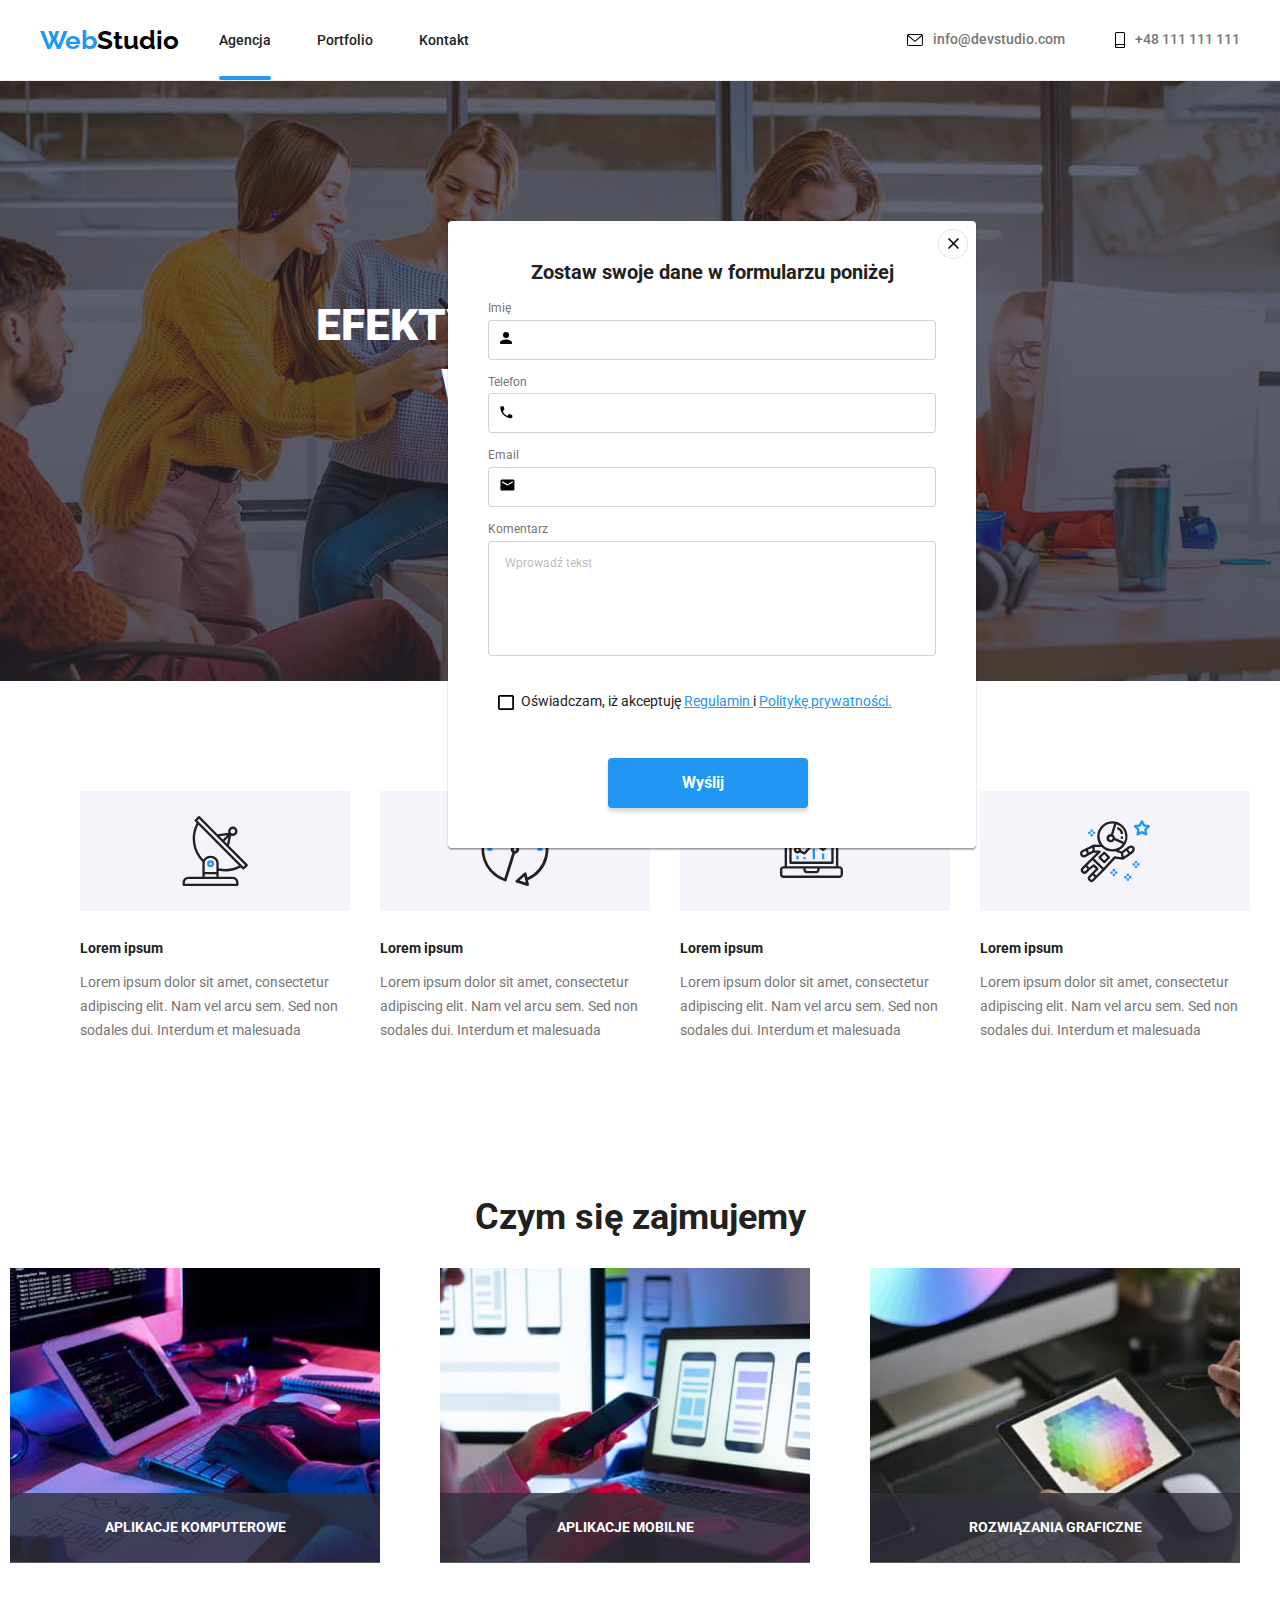
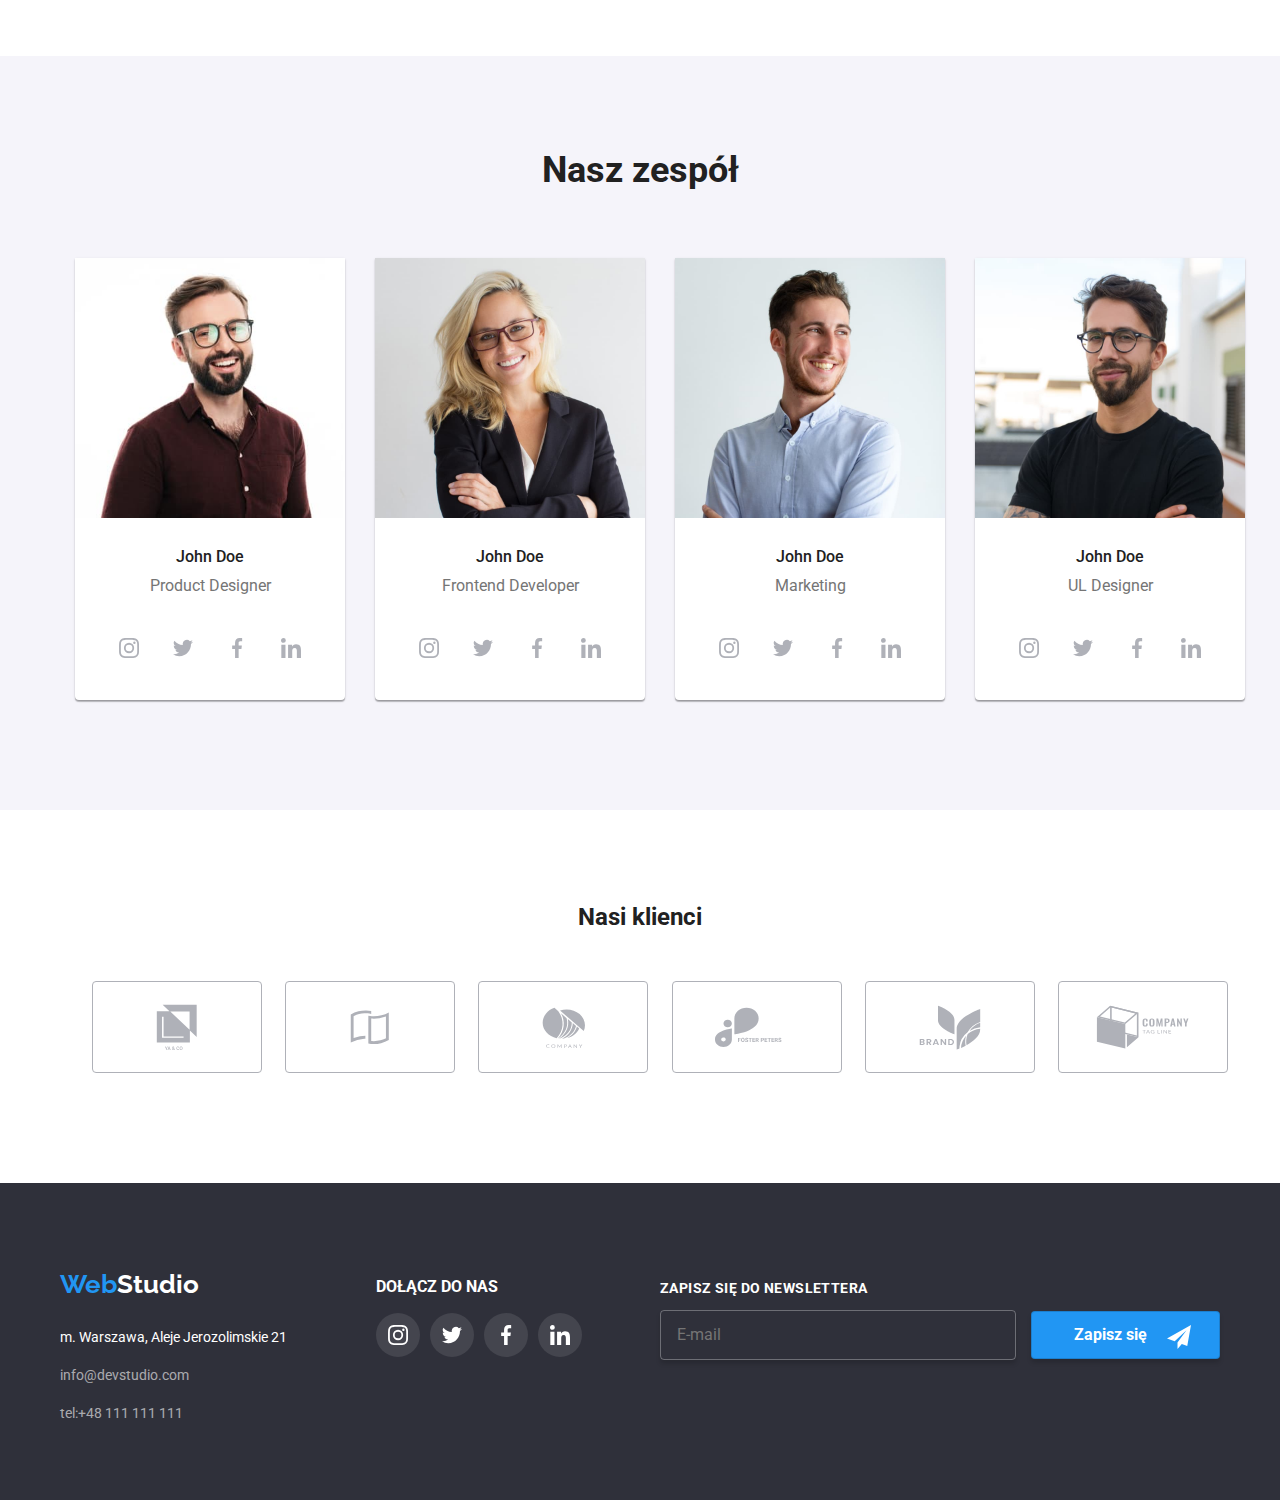
<file: index.html>
<!DOCTYPE html>
<html lang="en">
  <head>
    <link
      rel="stylesheet"
      href="https://cdnjs.cloudflare.com/ajax/libs/modern-normalize/1.0.0/modern-normalize.min.css"
    />
    <link rel="stylesheet" href="./css/main.min.css" />
    <link rel="preconnect" href="https://fonts.googleapis.com" />
    <link rel="preconnect" href="https://fonts.gstatic.com" crossorigin />
    <link
      href="https://fonts.googleapis.com/css2?family=Raleway:wght@700&family=Roboto:wght@400;500;700;900&display=swap"
      rel="stylesheet"
    />

    <title>Zadanie domowe indeks.html</title>
  </head>
  <body>
    <header>
      <div class="container header__parent">
        <a class="logo" href="./index.html"
          ><span class="logo__web">Web</span>Studio</a
        >
        <nav class="navig">
          <ul class="navig__list">
            <li>
              <a class="navig__link agencja" href="./index.html">Agencja</a>
            </li>
            <li>
              <a class="navig__link" href="./portfolio.html">Portfolio</a>
            </li>
            <li>
              <a class="navig__link" href="#Kontakt">Kontakt</a>
            </li>
          </ul>
        </nav>
        <ul class="header__contact-list">
          <li>
            <a class="header__contact-link" href="mailto:info@devstudio.com">
              <svg class="header__contact-icon" width="16" height="12">
                <use href="./Images/icons.svg#icon-envelope"></use>
              </svg>
              info@devstudio.com</a
            >
          </li>
          <li>
            <a class="header__contact-link" href="">
              <svg class="header__contact-icon" width="10" height="16">
                <use href="./Images/icons.svg#icon-smartphone"></use>
              </svg>
              +48 111 111 111</a
            >
          </li>
        </ul>
      </div>
    </header>
    <main>
      <section class="section1">
        <div class="container">
          <h1 class="section1__title">
            EFEKTYWNE ROZWIĄZANIE DLA WASZEGO BIZNESU
          </h1>
          <button class="order__button" type="button" data-modal-open>
            Zamów usługę
          </button>
        </div>
      </section>
      <section class="section">
        <div class="container">
          <ul class="card__set">
            <li class="card__set-list">
              <svg class="card__set-icons" width="70" height="70">
                <use href="./Images/icons.svg#icon-Group"></use>
              </svg>
              <h3 class="card__set-title">Lorem ipsum</h3>
              <p class="card__set-text">
                Lorem ipsum dolor sit amet, consectetur adipiscing elit. Nam vel
                arcu sem. Sed non sodales dui. Interdum et malesuada
              </p>
            </li>
            <li class="card__set-list">
              <svg class="card__set-icons" width="70" height="70">
                <use href="./Images/icons.svg#icon-clock-1"></use>
              </svg>
              <h3 class="card__set-title">Lorem ipsum</h3>
              <p class="card__set-text">
                Lorem ipsum dolor sit amet, consectetur adipiscing elit. Nam vel
                arcu sem. Sed non sodales dui. Interdum et malesuada
              </p>
            </li>
            <li class="card__set-list">
              <svg class="card__set-icons" width="70" height="70">
                <use href="./Images/icons.svg#icon-diagram-1"></use>
              </svg>
              <h3 class="card__set-title">Lorem ipsum</h3>
              <p class="card__set-text">
                Lorem ipsum dolor sit amet, consectetur adipiscing elit. Nam vel
                arcu sem. Sed non sodales dui. Interdum et malesuada
              </p>
            </li>
            <li class="card__set-list">
              <svg class="card__set-icons" width="70" height="70">
                <use href="./Images/icons.svg#icon-astronaut-1"></use>
              </svg>
              <h3 class="card__set-title">Lorem ipsum</h3>
              <p class="card__set-text">
                Lorem ipsum dolor sit amet, consectetur adipiscing elit. Nam vel
                arcu sem. Sed non sodales dui. Interdum et malesuada
              </p>
            </li>
          </ul>
        </div>
      </section>
      <section>
        <div class="container">
          <h2 class="what-we-do" id="Portfolio">Czym się zajmujemy</h2>
          <div class="skills__images">
            <img
              src="./Images/box1.jpg"
              width="370"
              height="294"
              alt="Projektowanie układu strony"
            />
            <div class="discription__img">
              <p class="discription__img-text">APLIKACJE KOMPUTEROWE</p>
            </div>
            <img
              src="./Images/box2.jpg"
              width="370"
              height="294"
              alt="Projektowanie strony tak aby była czytelna w telefonie"
            />
            <div class="discription__img">
              <p class="discription__img-text">APLIKACJE MOBILNE</p>
            </div>
            <img
              src="./Images/box3.jpg"
              width="370"
              height="294"
              alt="Projektowanie graficzne wszystkich widoków strony"
            />
            <div class="discription__img">
              <p class="discription__img-text">ROZWIĄZANIA GRAFICZNE</p>
            </div>
          </div>
        </div>
      </section>
      <section class="section__team section">
        <div class="container">
          <h2 class="team__title" id="Agencja">Nasz zespół</h2>
          <ul class="team__border-list">
            <li class="team__border">
              <figure class="team__figure">
                <img
                  src="./Images/team-prod-designer.jpg"
                  width="270"
                  height="260"
                  alt="John Doe"
                />
                <figcaption class="team__figcaption">
                  <p class="team__employee">John Doe</p>
                  <p class="team__position">Product Designer</p>
                </figcaption>
                <ul class="social__list">
                  <li>
                    <a href="" class="social__list-link">
                      <svg class="social__list-icon" width="20" height="20">
                        <use href="./Images/icons.svg#icon-instagram-2"></use>
                      </svg>
                    </a>
                  </li>
                  <li>
                    <a href="" class="social__list-link">
                      <svg class="social__list-icon" width="20" height="20">
                        <use href="./Images/icons.svg#icon-twitter-1"></use>
                      </svg>
                    </a>
                  </li>
                  <li>
                    <a href="" class="social__list-link">
                      <svg class="social__list-icon" width="20" height="20">
                        <use href="./Images/icons.svg#icon-facebook-1"></use>
                      </svg>
                    </a>
                  </li>
                  <li>
                    <a href="" class="social__list-link">
                      <svg class="social__list-icon" width="20" height="20">
                        <use href="./Images/icons.svg#icon-linkedin-1"></use>
                      </svg>
                    </a>
                  </li>
                </ul>
              </figure>
            </li>
            <li class="team__border">
              <figure class="team__figure">
                <img
                  src="./Images/team-front-developer.jpg"
                  width="270"
                  height="260"
                  alt="John Doe"
                />
                <figcaption class="team__figcaption">
                  <p class="team__employee">John Doe</p>
                  <p class="team__position">Frontend Developer</p>
                </figcaption>
                <ul class="social__list">
                  <li>
                    <a href="" class="social__list-link">
                      <svg class="social__list-icon" width="20" height="20">
                        <use href="./Images/icons.svg#icon-instagram-2"></use>
                      </svg>
                    </a>
                  </li>
                  <li>
                    <a href="" class="social__list-link">
                      <svg class="social__list-icon" width="20" height="20">
                        <use href="./Images/icons.svg#icon-twitter-1"></use>
                      </svg>
                    </a>
                  </li>
                  <li>
                    <a href="" class="social__list-link">
                      <svg class="social__list-icon" width="20" height="20">
                        <use href="./Images/icons.svg#icon-facebook-1"></use>
                      </svg>
                    </a>
                  </li>
                  <li>
                    <a href="" class="social__list-link">
                      <svg class="social__list-icon" width="20" height="20">
                        <use href="./Images/icons.svg#icon-linkedin-1"></use>
                      </svg>
                    </a>
                  </li>
                </ul>
              </figure>
            </li>
            <li class="team__border">
              <figure class="team__figure">
                <img
                  src="./Images/team-marketing.jpg"
                  width="270"
                  height="260"
                  alt="John Doe"
                />
                <figcaption class="team__figcaption">
                  <p class="team__employee">John Doe</p>
                  <p class="team__position">Marketing</p>
                </figcaption>
                <ul class="social__list">
                  <li>
                    <a href="" class="social__list-link">
                      <svg class="social__list-icon" width="20" height="20">
                        <use href="./Images/icons.svg#icon-instagram-2"></use>
                      </svg>
                    </a>
                  </li>
                  <li>
                    <a href="" class="social__list-link">
                      <svg class="social__list-icon" width="20" height="20">
                        <use href="./Images/icons.svg#icon-twitter-1"></use>
                      </svg>
                    </a>
                  </li>
                  <li>
                    <a href="" class="social__list-link">
                      <svg class="social__list-icon" width="20" height="20">
                        <use href="./Images/icons.svg#icon-facebook-1"></use>
                      </svg>
                    </a>
                  </li>
                  <li>
                    <a href="" class="social__list-link">
                      <svg class="social__list-icon" width="20" height="20">
                        <use href="./Images/icons.svg#icon-linkedin-1"></use>
                      </svg>
                    </a>
                  </li>
                </ul>
              </figure>
            </li>

            <li class="team__border">
              <figure class="team__figure">
                <img
                  src="./Images/team-ul-designer.jpg"
                  width="270"
                  height="260"
                  alt="John Doe"
                />
                <figcaption class="team__figcaption">
                  <p class="team__employee">John Doe</p>
                  <p class="team__position">UL Designer</p>
                </figcaption>
                <ul class="social__list">
                  <li>
                    <a href="" class="social__list-link">
                      <svg class="social__list-icon" width="20" height="20">
                        <use href="./Images/icons.svg#icon-instagram-2"></use>
                      </svg>
                    </a>
                  </li>
                  <li>
                    <a href="" class="social__list-link">
                      <svg class="social__list-icon" width="20" height="20">
                        <use href="./Images/icons.svg#icon-twitter-1"></use>
                      </svg>
                    </a>
                  </li>
                  <li>
                    <a href="" class="social__list-link">
                      <svg class="social__list-icon" width="20" height="20">
                        <use href="./Images/icons.svg#icon-facebook-1"></use>
                      </svg>
                    </a>
                  </li>
                  <li>
                    <a href="" class="social__list-link">
                      <svg class="social__list-icon" width="20" height="20">
                        <use href="./Images/icons.svg#icon-linkedin-1"></use>
                      </svg>
                    </a>
                  </li>
                </ul>
              </figure>
            </li>
          </ul>
        </div>
      </section>
      <section class="clients__section">
        <div class="container">
          <h2>Nasi klienci</h2>
          <ul class="clients__section-list">
            <li class="clients__section-icon">
              <svg width="41" height="46.7">
                <use href="./Images/icons.svg#icon-Union"></use>
              </svg>
            </li>
            <li class="clients__section-icon">
              <svg width="40" height="52">
                <use href="./Images/icons.svg#icon-Union-1"></use>
              </svg>
            </li>
            <li class="clients__section-icon">
              <svg width="43.46" height="41.18">
                <use href="./Images/icons.svg#icon-Object"></use>
              </svg>
            </li>
            <li class="clients__section-icon">
              <svg width="84.44" height="40.62">
                <use href="./Images/icons.svg#icon-group-1"></use>
              </svg>
            </li>
            <li class="clients__section-icon">
              <svg width="62.54" height="45.43">
                <use href="./Images/icons.svg#icon-group-2"></use>
              </svg>
            </li>
            <li class="clients__section-icon">
              <svg width="93.79" height="43.93">
                <use href="./Images/icons.svg#icon-Object-1"></use>
              </svg>
            </li>
          </ul>
        </div>
      </section>
    </main>
    <footer class="footer">
      <div class="container footer__parent">
        <div>
          <h3 class="logo" id="Kontakt">
            <span class="logo__web">Web</span
            ><span class="logo__studio">Studio</span>
          </h3>
          <address class="footer__adress">
            <p>m. Warszawa, Aleje Jerozolimskie 21</p>
            <p>
              <a class="footer__contact" href="mailto:info@devstudio.com"
                >info@devstudio.com</a
              >
            </p>
            <p>
              <a class="footer__contact" href="tel:+48111111111"
                >tel:+48 111 111 111</a
              >
            </p>
          </address>
        </div>
        <div class="join-us">
          <h3>DOŁĄCZ DO NAS</h3>
          <ul class="social__icons">
            <li class="social__icons-parent">
              <svg class="social__icons-child">
                <use href="./Images/icons.svg#icon-instagram-2"></use>
              </svg>
            </li>
            <li class="social__icons-parent">
              <svg class="social__icons-child">
                <use href="./Images/icons.svg#icon-twitter-1"></use>
              </svg>
            </li>
            <li class="social__icons-parent">
              <svg class="social__icons-child">
                <use href="./Images/icons.svg#icon-facebook-1"></use>
              </svg>
            </li>
            <li class="social__icons-parent">
              <svg class="social__icons-child">
                <use href="./Images/icons.svg#icon-linkedin-1"></use>
              </svg>
            </li>
          </ul>
        </div>

        <div class="singup">
          <form>
            <label>
              <div class="singup__title">ZAPISZ SIĘ DO NEWSLETTERA</div>
              <input
                class="singup__input"
                type="email"
                name="user-email"
                placeholder="E-mail"
              />
            </label>
            <button class="button__submit" type="submit">
              Zapisz się
              <svg class="icon__send" width="24" height="24">
                <use href="./Images/icons.svg#icon-icon-send"></use>
              </svg>
            </button>
          </form>
        </div>
      </div>
    </footer>
    <div class="modal__backdrop modal__is-hidden" data-modal>
      <div class="modal">
        <button type="buttton" class="button__close" data-modal-close>
          <svg class="icon__close">
            <use href="./Images/icons.svg#icon-Vector"></use>
          </svg>
        </button>
        <strong class="modal__title"
          >Zostaw swoje dane w formularzu poniżej</strong
        >
        <form name="">
          <label class="modal__label">
            <span class="label__title">Imię</span>
            <svg class="modal__icon" width="12" height="12">
              <use href="./Images/icons.svg#icon-Vector-5"></use>
            </svg>
            <input
              class="modal__inputs"
              type="text"
              name="name"
              required
              minlength="4"
            />
          </label>
          <label class="modal__label">
            <span class="label__title">Telefon</span>
            <svg class="modal__icon" width="13" height="13">
              <use href="./Images/icons.svg#icon-Vector-4"></use>
            </svg>
            <input class="modal__inputs" type="tel" name="tel" required />
          </label>
          <label class="modal__label">
            <span class="label__title">Email</span>
            <svg class="modal__icon" width="15" height="12">
              <use href="./Images/icons.svg#icon-Vector-3"></use>
            </svg>
            <input class="modal__inputs" type="email" name="email" required />
          </label>
          <label class="modal__label">
            <span class="label__title">Komentarz</span>
            <textarea
              class="modal__textarea"
              type="text"
              name="comment"
              rows="5"
              placeholder="Wprowadź tekst"
            ></textarea>
          </label>
          <label class="checkbox__group">
            <input
              class="checkbox__input"
              type="checkbox"
              name="checkbox"
              value="consent"
              required
            />
            <span class="checkbox__settings">
              <svg class="checkbox__icon-off" width="16" height="15">
                <use href="./Images/icons.svg#icon-square"></use>
              </svg>
              <svg class="checkbox__icon-on" width="16" height="15">
                <use href="./Images/icons.svg#icon-Vector-1"></use>
              </svg>
            </span>
            <p class="checkbox__statement">
              Oświadczam, iż akceptuję
              <span class="checkbox__link"> Regulamin </span> i
              <span class="checkbox__link"> Politykę prywatności. </span>
            </p>
          </label>
          <button class="modal__button" type="submit">Wyślij</button>
        </form>
      </div>
    </div>
    <script src="./js/modal.js"></script>
  </body>
</html>
</file>
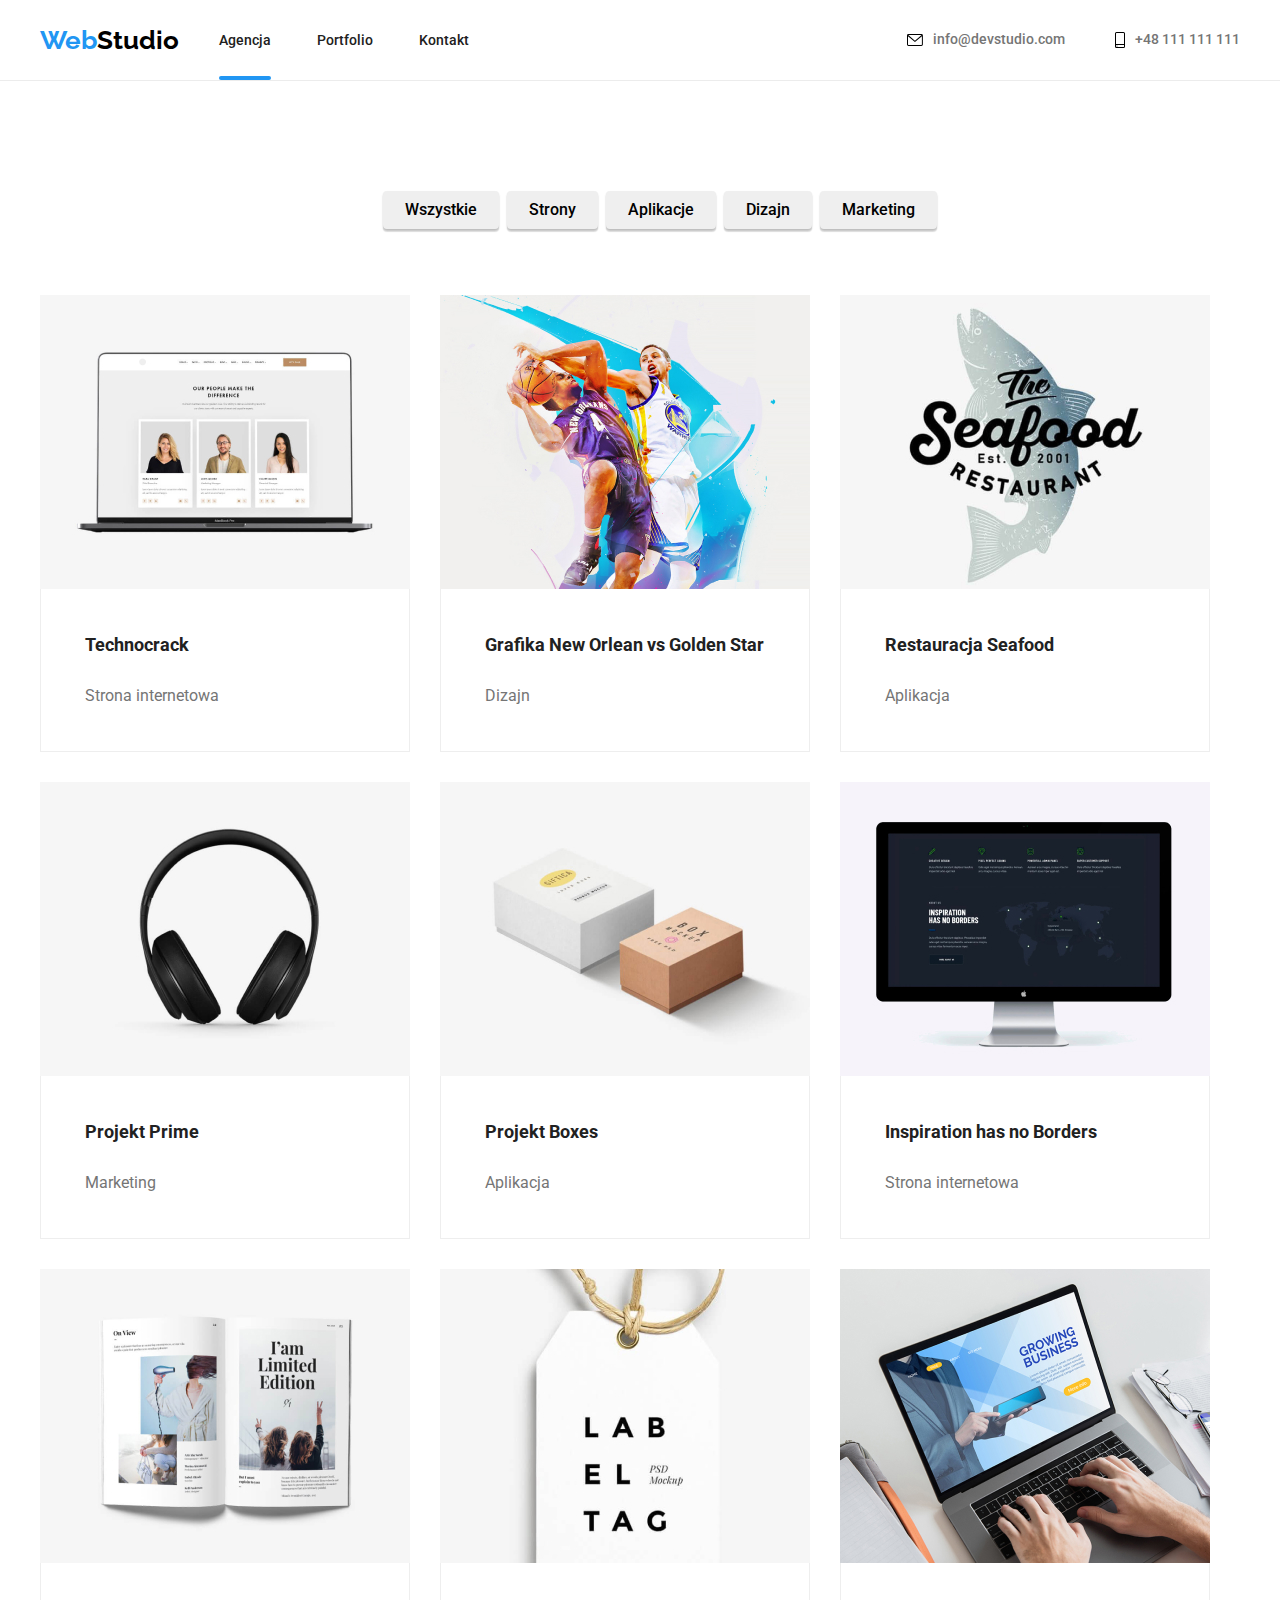
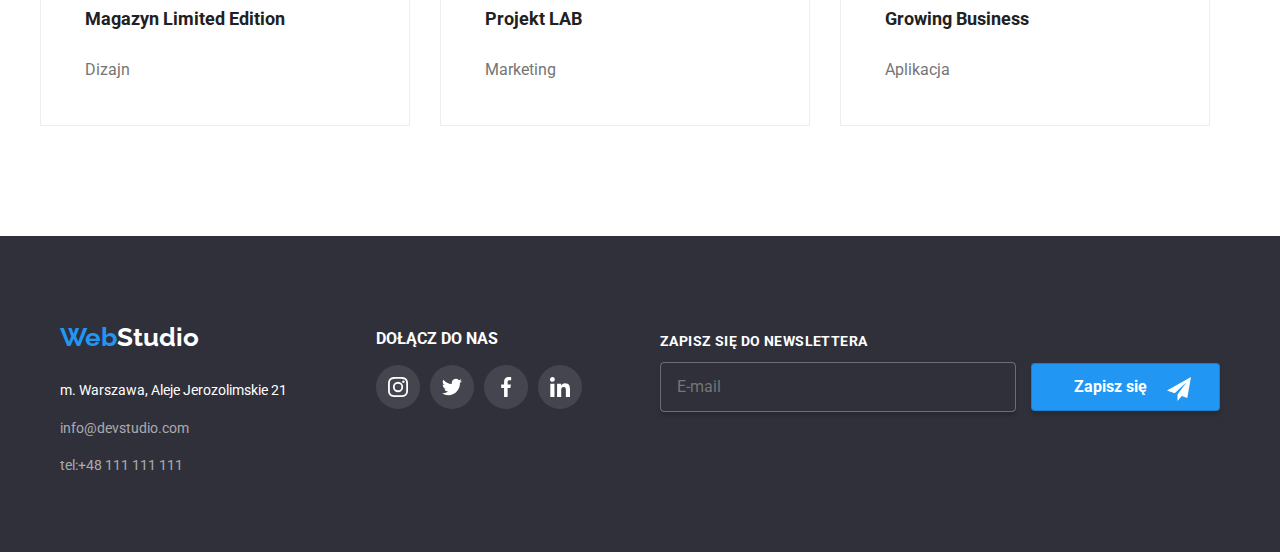
<file: portfolio.html>
<!DOCTYPE html>
<html lang="en">
  <head>
    <link
      rel="stylesheet"
      href="https://cdnjs.cloudflare.com/ajax/libs/modern-normalize/1.0.0/modern-normalize.min.css"
    />
    <link rel="stylesheet" href="./css/main.min.css" />
    <link rel="preconnect" href="https://fonts.googleapis.com" />
    <link rel="preconnect" href="https://fonts.gstatic.com" crossorigin />
    <link
      href="https://fonts.googleapis.com/css2?family=Raleway:wght@700&family=Roboto:wght@400;500;700;900&display=swap"
      rel="stylesheet"
    />
    <title>Zadanie domowe - portfolio</title>
  </head>
  <body>
    <header>
      <div class="container header__parent">
        <a class="logo" href="./index.html"
          ><span class="logo__web">Web</span>Studio</a
        >
        <nav class="navig">
          <ul class="navig__list">
            <li>
              <a class="navig__link agencja" href="./index.html">Agencja</a>
            </li>
            <li>
              <a class="navig__link" href="./portfolio.html">Portfolio</a>
            </li>
            <li>
              <a class="navig__link" href="#Kontakt">Kontakt</a>
            </li>
          </ul>
        </nav>
        <ul class="header__contact-list">
          <li>
            <a class="header__contact-link" href="mailto:info@devstudio.com">
              <svg class="header__contact-icon" width="16" height="12">
                <use href="./Images/icons.svg#icon-envelope"></use>
              </svg>
              info@devstudio.com</a
            >
          </li>
          <li>
            <a class="header__contact-link" href="">
              <svg class="header__contact-icon" width="10" height="16">
                <use href="./Images/icons.svg#icon-smartphone"></use>
              </svg>
              +48 111 111 111</a
            >
          </li>
        </ul>
      </div>
    </header>
    <main>
      <section class="section">
        <div class="container">
          <ul class="service__button-list">
            <li>
              <button class="service__button" type="button">Wszystkie</button>
            </li>
            <li>
              <button class="service__button" type="button">Strony</button>
            </li>
            <li>
              <button class="service__button" type="button">Aplikacje</button>
            </li>
            <li>
              <button class="service__button" type="button">Dizajn</button>
            </li>
            <li>
              <button class="service__button" type="button">Marketing</button>
            </li>
          </ul>
        </div>

        <div class="container">
          <ul class="portfolio__card-list">
            <li class="portfolio__card">
              <figure class="portfolio__figure">
                <div class="box">
                  <img
                    src="./Images/page-on-laptop.jpg"
                    width="370"
                    height="294"
                    alt="Strona internetowa na Laptopie"
                  />
                  <div class="overlay">
                    <p>
                      Technocrack jest popularną platformą wykorzystywaną do
                      rozpowszechniania koronawirusa. Firmy wykorzystują tę
                      platformę do celów szpiegowskich i ataków na
                      niezabezpieczone serwery konkurencji
                    </p>
                  </div>
                </div>

                <figcaption class="portfolio__figc">
                  <p class="services">Technocrack</p>
                  <p class="category">Strona internetowa</p>
                </figcaption>
              </figure>
            </li>
            <li class="portfolio__card">
              <figure class="portfolio__figure">
                <div class="box">
                  <img
                    src="./Images/players.jpg"
                    width="370"
                    height="294"
                    alt="dwóch koszykarzy new Orlean vs Golden star"
                  />
                  <div class="overlay">
                    <p>
                      Technocrack jest popularną platformą wykorzystywaną do
                      rozpowszechniania koronawirusa. Firmy wykorzystują tę
                      platformę do celów szpiegowskich i ataków na
                      niezabezpieczone serwery konkurencji
                    </p>
                  </div>
                </div>
                <figcaption class="portfolio__figc">
                  <p class="services">Grafika New Orlean vs Golden Star</p>
                  <p class="category">Dizajn</p>
                </figcaption>
              </figure>
            </li>
            <li class="portfolio__card">
              <figure class="portfolio__figure">
                <div class="box">
                  <img
                    src="./Images/name-restaurant.jpg"
                    width="370"
                    height="294"
                    alt="Aplikacje dla restauracji Seafood"
                  />
                  <div class="overlay">
                    <p>
                      Technocrack jest popularną platformą wykorzystywaną do
                      rozpowszechniania koronawirusa. Firmy wykorzystują tę
                      platformę do celów szpiegowskich i ataków na
                      niezabezpieczone serwery konkurencji
                    </p>
                  </div>
                </div>
                <figcaption class="portfolio__figc">
                  <p class="services">Restauracja Seafood</p>
                  <p class="category">Aplikacja</p>
                </figcaption>
              </figure>
            </li>
            <li class="portfolio__card">
              <figure class="portfolio__figure">
                <div class="box">
                  <img
                    src="./Images/headphones.jpg"
                    width="370"
                    height="294"
                    alt="słuchawki bluetooth"
                  />
                  <div class="overlay">
                    <p>
                      Technocrack jest popularną platformą wykorzystywaną do
                      rozpowszechniania koronawirusa. Firmy wykorzystują tę
                      platformę do celów szpiegowskich i ataków na
                      niezabezpieczone serwery konkurencji
                    </p>
                  </div>
                </div>
                <figcaption class="portfolio__figc">
                  <p class="services">Projekt Prime</p>
                  <p class="category">Marketing</p>
                </figcaption>
              </figure>
            </li>
            <li class="portfolio__card">
              <figure class="portfolio__figure">
                <div class="box">
                  <img
                    src="./Images/boxes.jpg"
                    width="370"
                    height="294"
                    alt="dwa pudełka różnej wielkości białe i brązowe"
                  />
                  <div class="overlay">
                    <p>
                      Technocrack jest popularną platformą wykorzystywaną do
                      rozpowszechniania koronawirusa. Firmy wykorzystują tę
                      platformę do celów szpiegowskich i ataków na
                      niezabezpieczone serwery konkurencji
                    </p>
                  </div>
                </div>
                <figcaption class="portfolio__figc">
                  <p class="services">Projekt Boxes</p>
                  <p class="category">Aplikacja</p>
                </figcaption>
              </figure>
            </li>
            <li class="portfolio__card">
              <figure class="portfolio__figure">
                <div class="box">
                  <img
                    src="./Images/monitor.jpg"
                    width="370"
                    height="294"
                    alt="Strona internetowa na monitorze"
                  />
                  <div class="overlay">
                    <p>
                      Technocrack jest popularną platformą wykorzystywaną do
                      rozpowszechniania koronawirusa. Firmy wykorzystują tę
                      platformę do celów szpiegowskich i ataków na
                      niezabezpieczone serwery konkurencji
                    </p>
                  </div>
                </div>
                <figcaption class="portfolio__figc">
                  <p class="services">Inspiration has no Borders</p>
                  <p class="category">Strona internetowa</p>
                </figcaption>
              </figure>
            </li>
            <li class="portfolio__card">
              <figure class="portfolio__figure">
                <div class="box">
                  <img
                    src="./Images/magazine.jpg"
                    width="370"
                    height="294"
                    alt="Magazyn"
                  />
                  <div class="overlay">
                    <p>
                      Technocrack jest popularną platformą wykorzystywaną do
                      rozpowszechniania koronawirusa. Firmy wykorzystują tę
                      platformę do celów szpiegowskich i ataków na
                      niezabezpieczone serwery konkurencji
                    </p>
                  </div>
                </div>
                <figcaption class="portfolio__figc">
                  <p class="services">Magazyn Limited Edition</p>
                  <p class="category">Dizajn</p>
                </figcaption>
              </figure>
            </li>
            <li class="portfolio__card">
              <figure class="portfolio__figure">
                <div class="box">
                  <img
                    src="./Images/labeltag.jpg"
                    width="370"
                    height="294"
                    alt="karteczka z napisem LAB EL TAG"
                  />
                  <div class="overlay">
                    <p>
                      Technocrack jest popularną platformą wykorzystywaną do
                      rozpowszechniania koronawirusa. Firmy wykorzystują tę
                      platformę do celów szpiegowskich i ataków na
                      niezabezpieczone serwery konkurencji
                    </p>
                  </div>
                </div>
                <figcaption class="portfolio__figc">
                  <p class="services">Projekt LAB</p>
                  <p class="category">Marketing</p>
                </figcaption>
              </figure>
            </li>
            <li class="portfolio__card">
              <figure class="portfolio__figure">
                <div class="box">
                  <img
                    src="./Images/laptop.jpg"
                    width="370"
                    height="294"
                    alt="Pokazana strona na laptopie mówiąca o Growing Business"
                  />
                  <div class="overlay">
                    <p>
                      Technocrack jest popularną platformą wykorzystywaną do
                      rozpowszechniania koronawirusa. Firmy wykorzystują tę
                      platformę do celów szpiegowskich i ataków na
                      niezabezpieczone serwery konkurencji
                    </p>
                  </div>
                </div>
                <figcaption class="portfolio__figc">
                  <p class="services">Growing Business</p>
                  <p class="category">Aplikacja</p>
                </figcaption>
              </figure>
            </li>
          </ul>
        </div>
      </section>
    </main>
    <footer class="footer">
      <div class="container footer__parent">
        <div>
          <h3 class="logo" id="Kontakt">
            <span class="logo__web">Web</span
            ><span class="logo__studio">Studio</span>
          </h3>
          <address class="footer__adress">
            <p>m. Warszawa, Aleje Jerozolimskie 21</p>
            <p>
              <a class="footer__contact" href="mailto:info@devstudio.com"
                >info@devstudio.com</a
              >
            </p>
            <p>
              <a class="footer__contact" href="tel:+48111111111"
                >tel:+48 111 111 111</a
              >
            </p>
          </address>
        </div>
        <div class="join-us">
          <h3>DOŁĄCZ DO NAS</h3>
          <ul class="social__icons">
            <li class="social__icons-parent">
              <svg class="social__icons-child">
                <use href="./Images/icons.svg#icon-instagram-2"></use>
              </svg>
            </li>
            <li class="social__icons-parent">
              <svg class="social__icons-child">
                <use href="./Images/icons.svg#icon-twitter-1"></use>
              </svg>
            </li>
            <li class="social__icons-parent">
              <svg class="social__icons-child">
                <use href="./Images/icons.svg#icon-facebook-1"></use>
              </svg>
            </li>
            <li class="social__icons-parent">
              <svg class="social__icons-child">
                <use href="./Images/icons.svg#icon-linkedin-1"></use>
              </svg>
            </li>
          </ul>
        </div>

        <div class="singup">
          <form>
            <label>
              <div class="singup__title">ZAPISZ SIĘ DO NEWSLETTERA</div>
              <input
                class="singup__input"
                type="email"
                name="user-email"
                placeholder="E-mail"
              />
            </label>
            <button class="button__submit" type="submit">
              Zapisz się
              <svg class="icon__send" width="24" height="24">
                <use href="./Images/icons.svg#icon-icon-send"></use>
              </svg>
            </button>
          </form>
        </div>
      </div>
    </footer>
  </body>
</html>
</file>
<file: css/main.min.css>
body{font-family:"Roboto",sans-serif;background:var(--first-background);color:var(--brand-color)}.section{padding-top:94px;padding-bottom:94px}.container{max-width:1200px;margin:0px auto}header{border-bottom:var(--border-header) 1px solid}:root{--brand-color: #212121;--first-background: #ffffff;--second-background: #2f303a;--web-color: #2196f3;--contact-color: #757575;--third-background: #f5f4fa;--logo-color: #000000;--border-header: #ececec;--figcaption-portfolio: #eeeeee;--footer-contact: rgba(255, 255, 255, 0.6);--color-social: #afb1b8;--backdrop-border: rgba(0, 0, 0, 0.1);--modal: #fff;--overlay: rgba(33, 150, 243, 0.9)}.agencja,.portfolio{position:relative}.agencja::after,.portfolio::after{content:"";position:absolute;border-radius:2px;width:100%;height:4px;background-color:var(--web-color);bottom:-32px;left:0}.service__button:hover,.service__button:focus{color:var(--first-background);background:var(--web-color)}.service__button{font-family:"Roboto",sans-serif;font-weight:500;font-size:16px;line-height:1.62;border:0;cursor:pointer;-webkit-box-shadow:0px 3px 1px rgba(0,0,0,.1),0px 1px 2px rgba(0,0,0,.08),0px 2px 2px rgba(0,0,0,.12);box-shadow:0px 3px 1px rgba(0,0,0,.1),0px 1px 2px rgba(0,0,0,.08),0px 2px 2px rgba(0,0,0,.12);border-radius:4px;padding:6px 22px;-webkit-transition-property:background-color,-webkit-box-shadow;transition-property:background-color,-webkit-box-shadow;transition-property:background-color,box-shadow;transition-property:background-color,box-shadow,-webkit-box-shadow;-webkit-transition-duration:250ms;transition-duration:250ms;-webkit-transition-timing-function:cubic-bezier(0.4, 0, 0.2, 1);transition-timing-function:cubic-bezier(0.4, 0, 0.2, 1)}.service__button-list{display:-webkit-box;display:-ms-flexbox;display:flex;list-style:none;-webkit-box-pack:center;-ms-flex-pack:center;justify-content:center;gap:8px;padding-bottom:50px}.card__set-text{color:var(--contact-color);font-size:14px;line-height:1.71;margin-top:10px}.card__set-title{font-weight:700;font-size:14px;line-height:1.14}.card__set-icons{all:unset;display:-webkit-box;display:-ms-flexbox;display:flex;-webkit-box-pack:center;-ms-flex-pack:center;justify-content:center;background-color:var(--third-background);padding:25px 100px;margin-bottom:30px}.card__set{display:-webkit-box;display:-ms-flexbox;display:flex;list-style:none;gap:30px}.card__set-list{-ms-flex-preferred-size:calc((100% - 90px)/4);flex-basis:calc((100% - 90px)/4)}.clients__section{background-color:var(--first-background);padding-bottom:94px;text-align:center;margin-top:94px}.clients__section-list{display:-webkit-box;display:-ms-flexbox;display:flex;list-style:none;-ms-flex-pack:distribute;justify-content:space-around;margin-top:50px}.clients__section-icon{display:-webkit-box;display:-ms-flexbox;display:flex;width:170px;height:92px;-webkit-box-align:center;-ms-flex-align:center;align-items:center;-webkit-box-pack:center;-ms-flex-pack:center;justify-content:center;fill:var(--color-social);border:1px solid var(--color-social);border-radius:4px;-webkit-transition-property:fill;transition-property:fill;-webkit-transition-duration:250ms;transition-duration:250ms;-webkit-transition-timing-function:cubic-bezier(0.4, 0, 0.2, 1);transition-timing-function:cubic-bezier(0.4, 0, 0.2, 1)}.clients__section-icon:hover,.clients__section-icon:focus{border-color:var(--web-color);cursor:pointer}.clients__section-icon:hover,.clients__section-icon:focus{fill:var(--web-color)}.footer{background:var(--second-background);color:var(--first-background);padding:60px}.footer__parent{display:-webkit-box;display:-ms-flexbox;display:flex}.footer__contact{color:var(--footer-contact);text-decoration:none;font-style:normal;line-height:1.71;margin-top:9px;-webkit-transition-property:color;transition-property:color;-webkit-transition-duration:250ms;transition-duration:250ms;-webkit-transition-timing-function:cubic-bezier(0.4, 0, 0.2, 1);transition-timing-function:cubic-bezier(0.4, 0, 0.2, 1)}.footer__adress{display:block;width:246px;font-style:normal;font-size:14px;line-height:1.71;margin-top:20}.icon__send{position:absolute;top:13px;right:28px;fill:var(--first-background)}.footer__contact:focus,.footer__contact:hover{color:var(--first-background)}.header__contact-link{display:-webkit-box;display:-ms-flexbox;display:flex;-webkit-box-align:center;-ms-flex-align:center;align-items:center;gap:10px;font-weight:500;font-size:14px;line-height:1.14;text-decoration:none;color:var(--contact-color);-webkit-transition-property:color;transition-property:color;-webkit-transition-duration:250ms;transition-duration:250ms;-webkit-transition-timing-function:cubic-bezier(0.4, 0, 0.2, 1);transition-timing-function:cubic-bezier(0.4, 0, 0.2, 1)}.header__contact-link:focus,.header__contact-link:hover{color:var(--web-color)}.header__contact-link:focus .header__contact-icon,.header__contact-link:hover .header__contact-icon{fill:var(--web-color)}.header__contact-list{display:-webkit-box;display:-ms-flexbox;display:flex;gap:50px;-webkit-box-pack:justify;-ms-flex-pack:justify;justify-content:space-between;list-style:none}.header__parent{display:-webkit-box;display:-ms-flexbox;display:flex;width:1200px;height:80px;-webkit-box-align:center;-ms-flex-align:center;align-items:center;-webkit-box-pack:justify;-ms-flex-pack:justify;justify-content:space-between}.join-us{font-size:14px;line-height:1.14;color:var(--first-background);margin-left:70px;margin-top:18px}.modal{position:absolute;top:221px;left:35%;width:528px;min-height:581px;border-radius:4px;-webkit-box-shadow:0px 1px 3px rgba(0,0,0,.12),0px 1px 1px rgba(0,0,0,.14),0px 2px 1px rgba(0,0,0,.2);box-shadow:0px 1px 3px rgba(0,0,0,.12),0px 1px 1px rgba(0,0,0,.14),0px 2px 1px rgba(0,0,0,.2);padding:40px;background-color:var(--modal)}.is-hidden{opacity:0;pointer-events:none;visibility:hidden}.backdrop{top:0;left:0;height:100%;width:100%;opacity:1;background-color:var(--backdrop-border);display:-webkit-box;display:-ms-flexbox;display:flex;-webkit-box-pack:center;-ms-flex-pack:center;justify-content:center;-webkit-box-align:center;-ms-flex-align:center;align-items:center;-webkit-transition:opacity 250ms cubic-bezier(0.4, 0, 0.2, 1),visibility 250ms cubic-bezier(0.4, 0, 0.2, 1);transition:opacity 250ms cubic-bezier(0.4, 0, 0.2, 1),visibility 250ms cubic-bezier(0.4, 0, 0.2, 1);position:fixed;z-index:2}.button__close{position:absolute;top:8px;right:8px;width:30px;height:30px;background-color:var(--modal);border:1px solid var(--backdrop-border);border-radius:50%;cursor:pointer}.icon__close{width:11px;height:11px;fill:#000}.button__submit{position:relative;padding:8px 72px 8px 42px;color:var(--white-color);font-size:16px;font-weight:700;line-height:1.87;background-color:var(--web-color);-webkit-box-shadow:0px 4px 4px rgba(0,0,0,.15);box-shadow:0px 4px 4px rgba(0,0,0,.15);border-radius:4px;border:1px solid rgba(0,0,0,.15);cursor:pointer;-webkit-transition-property:background-color,border-color,tranform;transition-property:background-color,border-color,tranform;-webkit-transition-duration:250ms;transition-duration:250ms;-webkit-transition-timing-function:cubic-bezier(0.4, 0, 0.2, 1);transition-timing-function:cubic-bezier(0.4, 0, 0.2, 1);-webkit-transition-delay:0;transition-delay:0}.button__submit:hover,.button__submit:focus{-webkit-transform:scale(1.1);transform:scale(1.1)}.modal__title{display:block;margin-bottom:12px;font-size:20px;line-height:1.15;text-align:center}.modal__label{position:relative;display:block;margin-bottom:10px}.modal__label:focus-within,.modal__icon svg,.modal__label:hover svg{fill:var(--web-color);stroke:var(--web-color);border-color:var(--web-color)}.label__title{display:block;padding-top:12px;color:var(--contact-color);font-weight:400;font-size:12px;line-height:1.66px;margin-top:4px;margin-bottom:10px}.modal__icon{position:absolute;top:36px;left:12px;cursor:text;-webkit-transition:fill .25s cubic-bezier(0.4, 0, 0.2, 1);transition:fill .25s cubic-bezier(0.4, 0, 0.2, 1);z-index:3}.modal__inputs{width:448px;height:40px;margin-inline:0 40px;padding:12px 45px;position:relative;border-radius:4px;border:1px solid rgba(33,33,33,.2);cursor:text}.modal__inputs:focus svg,.modal__inputs:hover svg,.modal__inputs:focus,.modal__inputs:hover,.modal__textarea:hover,.modal__textarea:focus{border-color:var(--web-color);fill:var(--web-color);outline:none}.modal__textarea{display:block;width:100%;font-size:12px;font-weight:400;list-style:none;line-height:1.66;padding-inline:16px;padding-top:12px;cursor:text;border-radius:4px;border:1px solid rgba(33,33,33,.2);resize:none}.modal__textarea::-webkit-input-placeholder{color:rgba(117,117,117,.5)}.modal__textarea::-moz-placeholder{color:rgba(117,117,117,.5)}.modal__textarea:-ms-input-placeholder{color:rgba(117,117,117,.5)}.modal__textarea::-ms-input-placeholder{color:rgba(117,117,117,.5)}.modal__textarea::placeholder{color:rgba(117,117,117,.5)}.checkbox__group{display:-webkit-box;display:-ms-flexbox;display:flex;margin-top:20px;margin-left:10px;font-size:14px;font-weight:400;line-height:1.71;margin-bottom:30px}.checkbox__input{display:block;-webkit-appearance:none;-moz-appearance:none;appearance:none}.checkbox__settings{display:-webkit-box;display:-ms-flexbox;display:flex;-webkit-box-align:center;-ms-flex-align:center;align-items:center}.checkbox__icon-on{display:block;opacity:0;position:absolute}.checkbox__statement{margin-left:7px;font-weight:400;font-size:14px;line-height:1.71}.checkbox__input:checked+.checkbox__settings .checkbox__icon-off{opacity:0}.checkbox__input:checked+.checkbox__settings .checkbox__icon-on{opacity:1;background-color:var(--web-color)}.checkbox__link{color:var(--web-color);text-decoration:underline}.modal__button{background-color:var(--web-color);width:200px;margin-left:120px;padding:10px 74px;color:var(--first-background);font-size:16px;font-weight:700;line-height:1.87;display:-webkit-box;display:-ms-flexbox;display:flex;-webkit-box-align:center;-ms-flex-align:center;align-items:center;text-align:center;border-radius:4px;border:var(--web-color);-webkit-box-shadow:0px 4px 4px rgba(0,0,0,.15);box-shadow:0px 4px 4px rgba(0,0,0,.15);cursor:pointer;-webkit-transition-property:background-color,border-color,tranform;transition-property:background-color,border-color,tranform;-webkit-transition-duration:250ms;transition-duration:250ms;-webkit-transition-timing-function:cubic-bezier(0.4, 0, 0.2, 1);transition-timing-function:cubic-bezier(0.4, 0, 0.2, 1);-webkit-transition-delay:0;transition-delay:0}.modal__button:focus,.modal__button:hover{background-color:var(--web-color);border-color:var(--web-color);-webkit-transform:scale(1.1);transform:scale(1.1)}.box{position:relative;overflow:hidden}.overlay{display:-webkit-box;display:-ms-flexbox;display:flex;position:absolute;width:370px;height:294px;background-color:var(--overlay);-webkit-transform:translateY(0%);transform:translateY(0%);-webkit-transition-duration:250ms;transition-duration:250ms;-webkit-transition-timing-function:cubic-bezier(0.4, 0, 0.2, 1);transition-timing-function:cubic-bezier(0.4, 0, 0.2, 1)}.overlay>p{color:var(--first-background);font-weight:400;font-size:18px;line-height:1.55;padding:49px 45px 49px 24px}.portfolio__figure:hover .overlay,.portfolio__figure:focus .overlay{-webkit-transform:translateY(-100%);transform:translateY(-100%)}.portfolio__card-list{display:-webkit-box;display:-ms-flexbox;display:flex;list-style:none;-ms-flex-wrap:wrap;flex-wrap:wrap;padding:0;gap:30px}.portfolio__figure{margin:0}.portfolio__figc{padding:20px;border-right:1px solid var(--figcaption-portfolio);border-left:1px solid var(--figcaption-portfolio);border-bottom:1px solid var(--figcaption-portfolio)}.portfolio__figure:hover,.portfolio__figure:focus{-webkit-box-shadow:0px 1px 1px rgba(0,0,0,.12),0px 4px 4px rgba(0,0,0,.06),1px 4px 6px rgba(0,0,0,.16);box-shadow:0px 1px 1px rgba(0,0,0,.12),0px 4px 4px rgba(0,0,0,.06),1px 4px 6px rgba(0,0,0,.16);cursor:pointer}.section1__title{font-weight:900;font-size:44px;line-height:1.36;width:696px;color:var(--first-background)}.section1{display:-webkit-box;display:-ms-flexbox;display:flex;background-color:var(--second-background);height:600px;-webkit-box-align:center;-ms-flex-align:center;align-items:center;text-align:center;background-image:-webkit-gradient(linear, left top, left bottom, from(rgba(47, 48, 58, 0.4)), to(rgba(47, 48, 58, 0.6))),url("./../Images/img-overlay.jpg");background-image:linear-gradient(rgba(47, 48, 58, 0.4), rgba(47, 48, 58, 0.6)),url("./../Images/img-overlay.jpg");background-position:center;background-size:cover}.order__button{font-family:"Roboto",sans-serif;font-weight:700;font-size:16px;line-height:1.87;background:var(--web-color);-webkit-box-shadow:rgba(0,0,0,.15);box-shadow:rgba(0,0,0,.15);color:var(--first-background);cursor:pointer;border-radius:4px;border:none;width:200px;height:50px}.singup{display:-webkit-box;display:-ms-flexbox;display:flex;width:660px;color:var(--first-background);-webkit-box-align:baseline;-ms-flex-align:baseline;align-items:baseline;margin-left:78px;margin-top:45px}.singup__title{font-weight:700;font-size:14px;line-height:1.14px;letter-spacing:.03em}.singup__input{margin-top:20px;margin-right:11px;background-color:var(--secondary-bacground-color);width:356px;height:50px;font-size:16px;color:rgba(255,255,255,.6);border:1px solid rgba(255,255,255,.3);-webkit-box-shadow:0px 4px 4px rgba(0,0,0,.15);box-shadow:0px 4px 4px rgba(0,0,0,.15);border-radius:4px;padding-block:15px;padding-left:16px}.what-we-do{font-size:36px;font-weight:700;line-height:1.16;text-align:center}.skills__images{display:-webkit-box;display:-ms-flexbox;display:flex;padding-bottom:94px;-webkit-box-pack:center;-ms-flex-pack:center;justify-content:center;gap:30px}.discription__img{position:relative}.discription__img-text{position:absolute;right:30px;bottom:-15px;width:370px;height:70px;padding:27px 90px;font-weight:700;font-style:bold;text-align:center;color:var(--first-background);font-size:14px;line-height:1.14;background-color:rgba(47,48,58,.8)}img{display:block}.social__icons{display:-webkit-box;display:-ms-flexbox;display:flex;list-style:none;gap:10px;padding-left:0px}.social__icons-child{fill:var(--first-background);width:20px;height:20px}.social__icons-parent{display:-webkit-box;display:-ms-flexbox;display:flex;background-color:rgba(255,255,255,.1);height:44px;width:44px;border-radius:50%;-webkit-box-pack:center;-ms-flex-pack:center;justify-content:center;-webkit-box-align:center;-ms-flex-align:center;align-items:center;-webkit-transition-property:background-color;transition-property:background-color;-webkit-transition-duration:250ms;transition-duration:250ms;-webkit-transition-timing-function:cubic-bezier(0.4, 0, 0.2, 1);transition-timing-function:cubic-bezier(0.4, 0, 0.2, 1)}.social__icons-parent:hover,.social__icons-parent:focus{background-color:var(--web-color);cursor:pointer}.social__list{display:-webkit-box;display:-ms-flexbox;display:flex;-webkit-box-pack:justify;-ms-flex-pack:justify;justify-content:space-between;list-style:none;margin-inline:32px;margin-bottom:30px;padding-left:0px}.social__list-link{display:-webkit-box;display:-ms-flexbox;display:flex;-webkit-box-pack:center;-ms-flex-pack:center;justify-content:center;-webkit-box-align:center;-ms-flex-align:center;align-items:center;width:44px;height:44px;border-radius:50%;-webkit-transition-property:fill,background-color;transition-property:fill,background-color;-webkit-transition-duration:250ms;transition-duration:250ms;-webkit-transition-timing-function:cubic-bezier(0.4, 0, 0.2, 1);transition-timing-function:cubic-bezier(0.4, 0, 0.2, 1)}.social__list-icon{display:-webkit-box;display:-ms-flexbox;display:flex;width:20px;height:20px;fill:var(--color-social)}.social__list-link:hover,.social__list-link:focus{background-color:var(--web-color)}a.social__list-link:hover svg,a.social__list-link:focus svg{fill:var(--first-background)}.team__border-list{display:-webkit-box;display:-ms-flexbox;display:flex;list-style:none;-webkit-box-pack:center;-ms-flex-pack:center;justify-content:center;gap:30px}.section__team{background-color:var(--third-background);-webkit-box-align:center;-ms-flex-align:center;align-items:center}.team__employee{font-weight:500;line-height:1.18;margin-top:30px;margin-bottom:10px}.team__position{color:var(--contact-color);font-size:16px;line-height:1.18;margin-top:0px;margin-bottom:30px}.team__border{-webkit-box-shadow:0px 1px 3px rgba(0,0,0,.12),0px 1px 1px rgba(0,0,0,.14),0px 2px 1px rgba(0,0,0,.2);box-shadow:0px 1px 3px rgba(0,0,0,.12),0px 1px 1px rgba(0,0,0,.14),0px 2px 1px rgba(0,0,0,.2);border-radius:0px 0px 4px 4px;background:var(--first-background)}.team__figure{width:270px;margin:0px}.team__figcaption{text-align:center}.category{color:var(--contact-color);line-height:1.87;margin-left:24px;margin-top:0px;margin-bottom:20px}.services{font-weight:700;font-size:18px;line-height:2;margin-left:24px}.team__title{font-size:36px;font-weight:700;line-height:1.16;text-align:center;padding-bottom:50px;margin:0px}.logo{font-family:"Raleway",sans-serif;font-weight:700;text-decoration:none;color:var(--logo-color);font-size:26px;line-height:1.19}.logo__web{color:var(--web-color)}.logo__studio{color:var(--first-background)}.navig__link{font-weight:500;font-size:14px;line-height:1.14;text-decoration:none;color:var(--brand-color);-webkit-transition-property:fill;transition-property:fill;-webkit-transition-duration:250ms;transition-duration:250ms;-webkit-transition-timing-function:cubic-bezier(0.4, 0, 0.2, 1);transition-timing-function:cubic-bezier(0.4, 0, 0.2, 1);background-color:hex(#0000ff)}.navig__link:focus,.navig__link:hover{color:var(--web-color)}.navig{display:-webkit-box;display:-ms-flexbox;display:flex;-webkit-box-flex:1;-ms-flex-positive:1;flex-grow:1}.navig__list{display:-webkit-box;display:-ms-flexbox;display:flex;gap:46px;-webkit-box-pack:justify;-ms-flex-pack:justify;justify-content:space-between;list-style:none}/*# sourceMappingURL=main.min.css.map */
</file>
